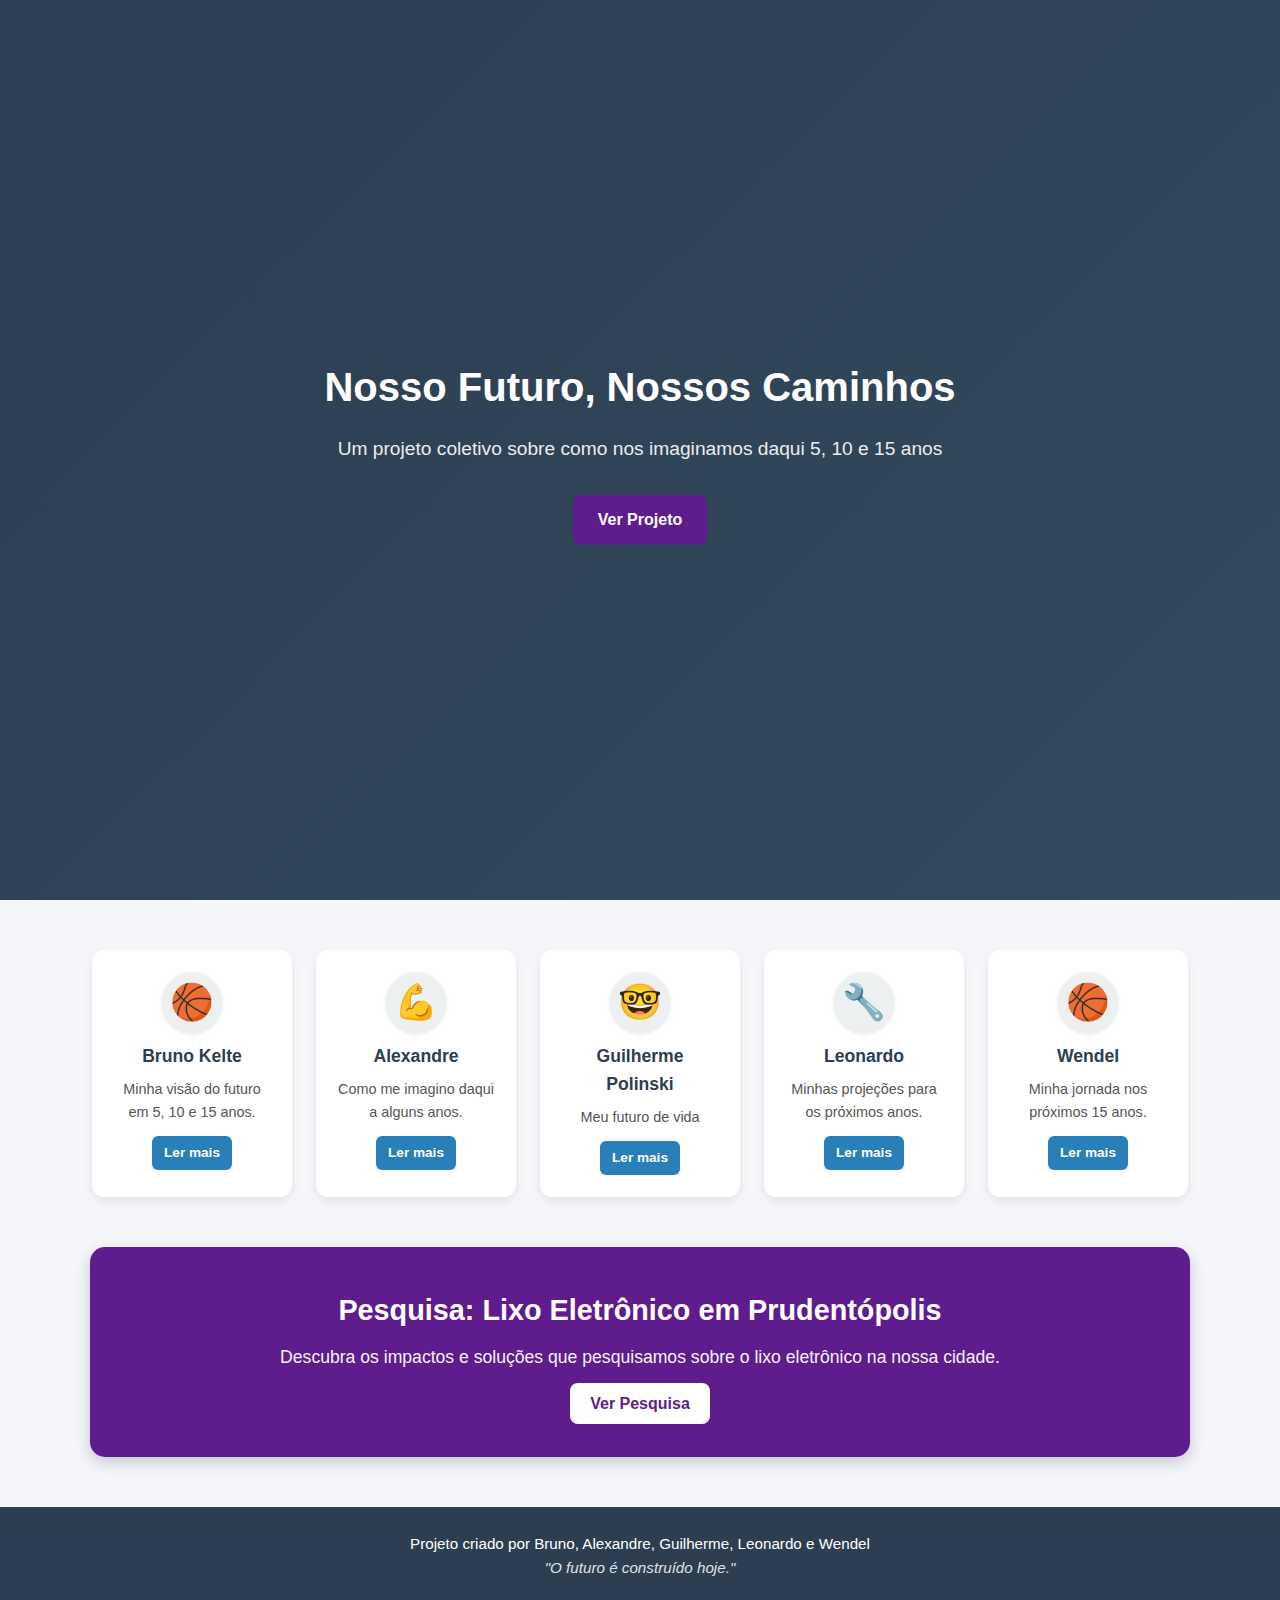
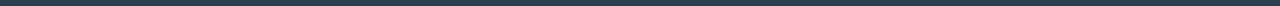
<file: index.html>
<!DOCTYPE html>
<html lang="pt-BR">
<head>
  <meta charset="UTF-8">
  <meta name="viewport" content="width=device-width, initial-scale=1.0">
  <link rel="stylesheet" href="style.css">
  <title>Nosso Futuro - Projeto</title>
</head>
<body>

  <header>
    <h1>Nosso Futuro, Nossos Caminhos</h1>
    <p>Um projeto coletivo sobre como nos imaginamos daqui 5, 10 e 15 anos</p>
    <a href="#conteudo" class="btn">Ver Projeto</a>
  </header>

  <main id="conteudo">
    <section class="cards">
      <div class="card">
        <div class="icon">🏀</div>
        <h3>Bruno Kelte</h3>
        <p>Minha visão do futuro em 5, 10 e 15 anos.</p>
        <a href="bruno-kelte.html">Ler mais</a>
      </div>

      <div class="card">
        <div class="icon">💪</div>
        <h3>Alexandre</h3>
        <p>Como me imagino daqui a alguns anos.</p>
        <a href="alexandre.html">Ler mais</a>
      </div>

      <div class="card">
        <div class="icon">🤓</div>
        <h3>Guilherme Polinski</h3>
        <p>Meu futuro de vida</p>
        <a href="guilherme-polinski.html">Ler mais</a>
      </div>

      <div class="card">
        <div class="icon">🔧</div>
        <h3>Leonardo</h3>
        <p>Minhas projeções para os próximos anos.</p>
        <a href="leonardo.html">Ler mais</a>
      </div>

      <div class="card">
        <div class="icon">🏀</div>
        <h3>Wendel</h3>
        <p>Minha jornada nos próximos 15 anos.</p>
        <a href="wendel.html">Ler mais</a>
      </div>
    </section>

    <section class="pesquisa">
      <h2>Pesquisa: Lixo Eletrônico em Prudentópolis</h2>
      <p>Descubra os impactos e soluções que pesquisamos sobre o lixo eletrônico na nossa cidade.</p>
      <a href="pesquisa.html">Ver Pesquisa</a>
    </section>
  </main>

  <footer>
    <p>Projeto criado por Bruno, Alexandre, Guilherme, Leonardo e Wendel</p>
    <p>"O futuro é construído hoje."</p>
  </footer>
</body>
</html>
</file>
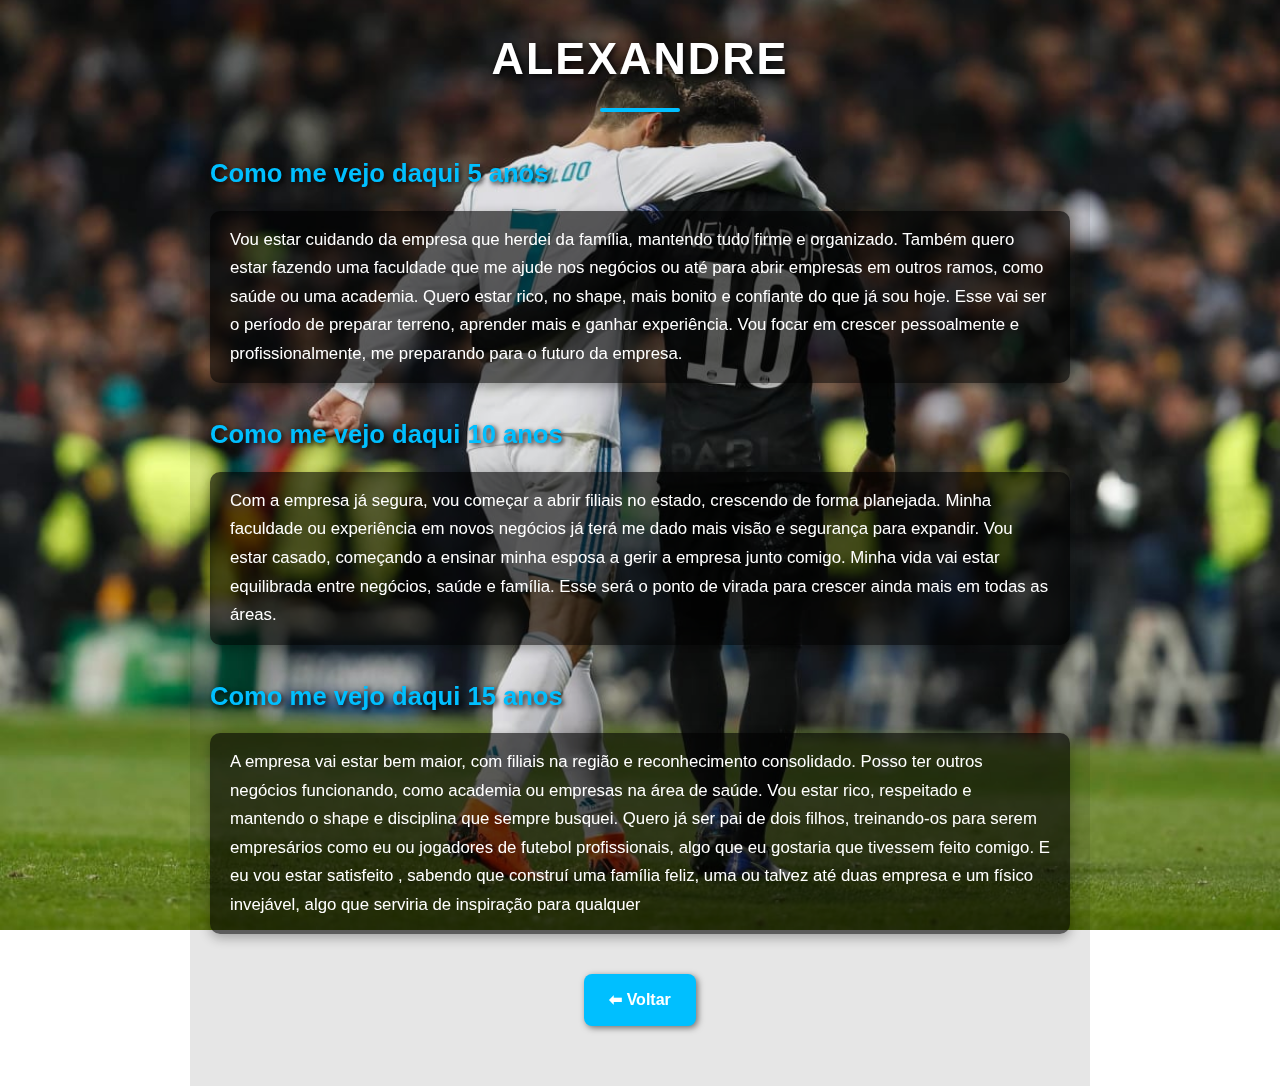
<file: alexandre.html>
<!DOCTYPE html>
<html lang="pt-br">
<head>
  <meta charset="UTF-8" />
  <meta name="viewport" content="width=device-width, initial-scale=1.0"/>
  <link rel="stylesheet" href="alexandre.css" />
  <title>Sou o Alexandre</title>
</head>
<body>
  <h1>Alexandre</h1>

  <div class="tittle">Como me vejo daqui 5 anos</div>
  <p>
    Vou estar cuidando da empresa que herdei da família, mantendo tudo firme e organizado.
Também quero estar fazendo uma faculdade que me ajude nos negócios ou até para abrir empresas em outros ramos, como saúde ou uma academia.
Quero estar rico, no shape, mais bonito e confiante do que já sou hoje.
Esse vai ser o período de preparar terreno, aprender mais e ganhar experiência.
Vou focar em crescer pessoalmente e profissionalmente, me preparando para o futuro da empresa.
  </p>

  <div class="tittle">Como me vejo daqui 10 anos</div>
  <p>
    Com a empresa já segura, vou começar a abrir filiais no estado, crescendo de forma planejada.
Minha faculdade ou experiência em novos negócios já terá me dado mais visão e segurança para expandir.
Vou estar casado, começando a ensinar minha esposa a gerir a empresa junto comigo.
Minha vida vai estar equilibrada entre negócios, saúde e família.
Esse será o ponto de virada para crescer ainda mais em todas as áreas.
  </p>

  <div class="tittle">Como me vejo daqui 15 anos</div>
  <p>
  A empresa vai estar bem maior, com filiais na região e reconhecimento consolidado.
Posso ter outros negócios funcionando, como academia ou empresas na área de saúde.
Vou estar rico, respeitado e mantendo o shape e disciplina que sempre busquei.
Quero já ser pai de dois filhos, treinando-os para serem empresários como eu ou jogadores de futebol profissionais, algo que eu gostaria que tivessem feito comigo.
E eu vou estar satisfeito , sabendo que construí uma família feliz, uma ou talvez até duas empresa e um físico invejável, algo que serviria de inspiração para qualquer
  </p>

  <div class="voltar-container">
    <a href="index.html" class="btn-voltar">⬅ Voltar</a>
  </div>
</body>
</html>
</file>
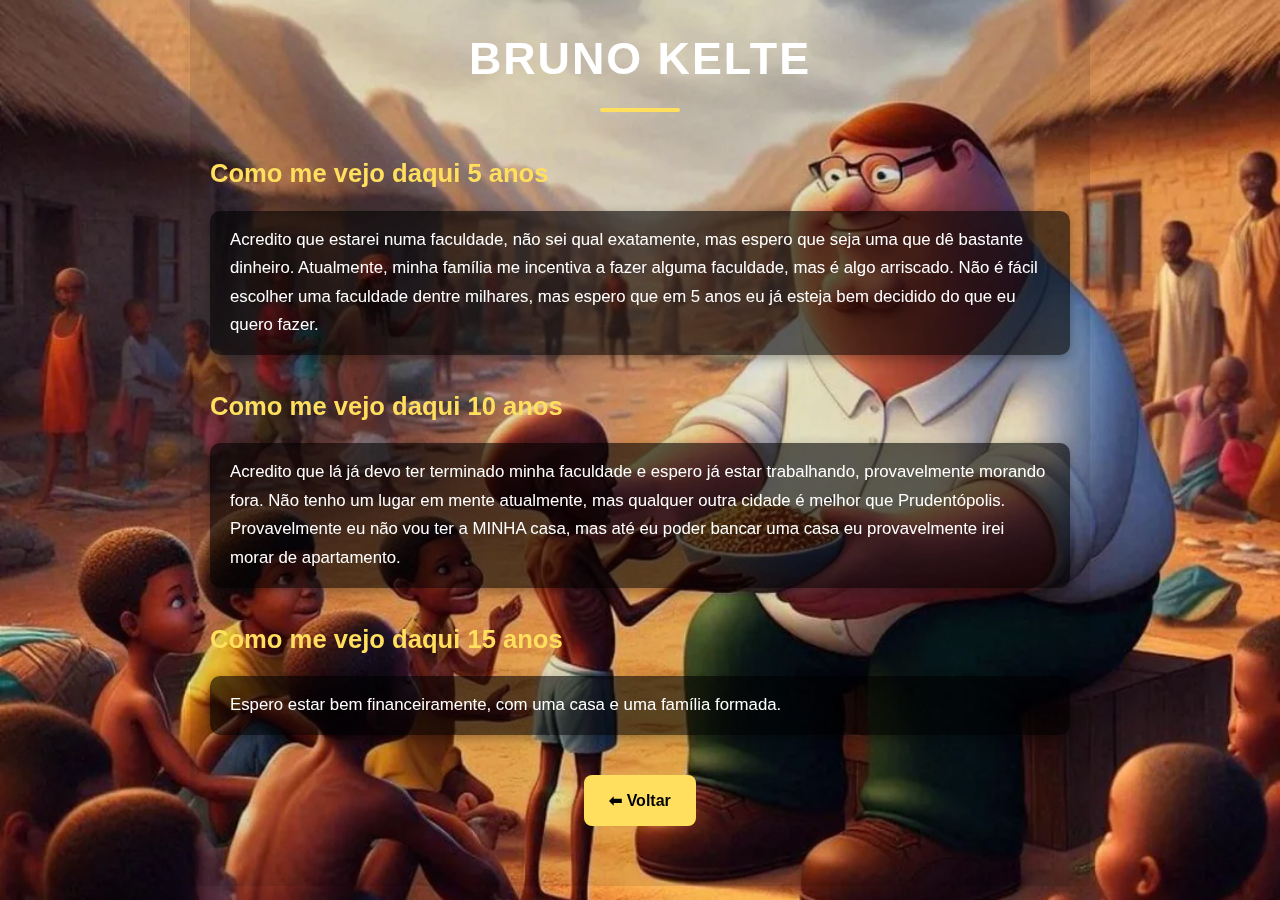
<file: bruno-kelte.html>
<!DOCTYPE html>
<html lang="pt-br">
<head>
  <meta charset="UTF-8" />
  <meta name="viewport" content="width=device-width, initial-scale=1.0"/>
  <link rel="stylesheet" href="bruno-kelte.css" />
  <title>Sou o kelte</title>
</head>
<body>
  <h1>Bruno Kelte</h1>

  <div class="tittle">Como me vejo daqui 5 anos</div>
  <p>
    Acredito que estarei numa faculdade, não sei qual exatamente, mas espero que seja uma que dê bastante dinheiro. Atualmente, minha família me incentiva a fazer alguma faculdade, mas é algo arriscado. Não é fácil escolher uma faculdade dentre milhares, mas espero que em 5 anos eu já esteja bem decidido do que eu quero fazer.
  </p>

  <div class="tittle">Como me vejo daqui 10 anos</div>
  <p>
    Acredito que lá já devo ter terminado minha faculdade e espero já estar trabalhando, provavelmente morando fora. Não tenho um lugar em mente atualmente, mas qualquer outra cidade é melhor que Prudentópolis. Provavelmente eu não vou ter a MINHA casa, mas até eu poder bancar uma casa eu provavelmente irei morar de apartamento.
  </p>

  <div class="tittle">Como me vejo daqui 15 anos</div>
  <p>
    Espero estar bem financeiramente, com uma casa e uma família formada.
  </p>

  <div class="voltar-container">
    <a href="index.html" class="btn-voltar">⬅ Voltar</a>
  </div>
</body>
</html>
</file>
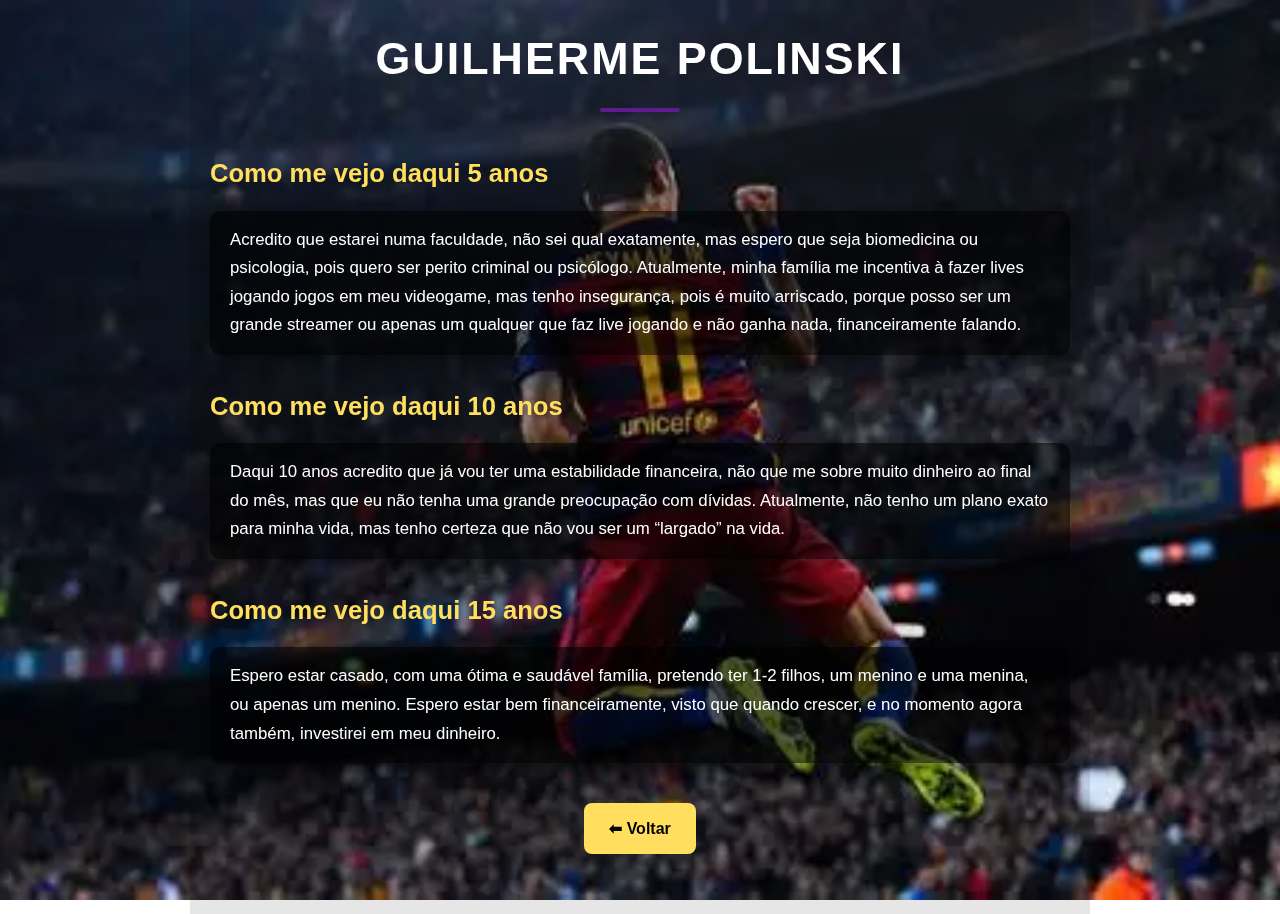
<file: guilherme-polinski.html>
<!DOCTYPE html>
<html lang="pt-br">
<head>
  <meta charset="UTF-8" />
  <meta name="viewport" content="width=device-width, initial-scale=1.0"/>
  <link rel="stylesheet" href="guilherme-polinski.css" />
  <title>Sou o Guilherme</title>
</head>
<body>
  <h1>Guilherme Polinski</h1>

  <div class="tittle">Como me vejo daqui 5 anos</div>
  <p>
    Acredito que estarei numa faculdade, não sei qual exatamente, mas espero que seja biomedicina ou psicologia, pois quero ser perito criminal ou psicólogo. Atualmente, minha família me incentiva à fazer lives jogando jogos em meu videogame, mas tenho insegurança, pois é muito arriscado, porque posso ser um grande streamer ou apenas um qualquer que faz live jogando e não ganha nada, financeiramente falando.
  </p>

  <div class="tittle">Como me vejo daqui 10 anos</div>
  <p>
   Daqui 10 anos acredito que já vou ter uma estabilidade financeira, não que me sobre muito dinheiro ao final do mês, mas que eu não tenha uma grande preocupação com dívidas. Atualmente, não tenho um plano exato para minha vida, mas tenho certeza que não vou ser um “largado” na vida. 
  </p>

  <div class="tittle">Como me vejo daqui 15 anos</div>
  <p>
    Espero estar casado, com uma ótima e saudável família, pretendo ter 1-2 filhos, um menino e uma menina, ou apenas um menino. Espero estar bem financeiramente, visto que quando crescer, e no momento agora também, investirei em meu dinheiro.
  </p>

  <div class="voltar-container">
    <a href="index.html" class="btn-voltar">⬅ Voltar</a>
  </div>
</body>
</html>
</file>
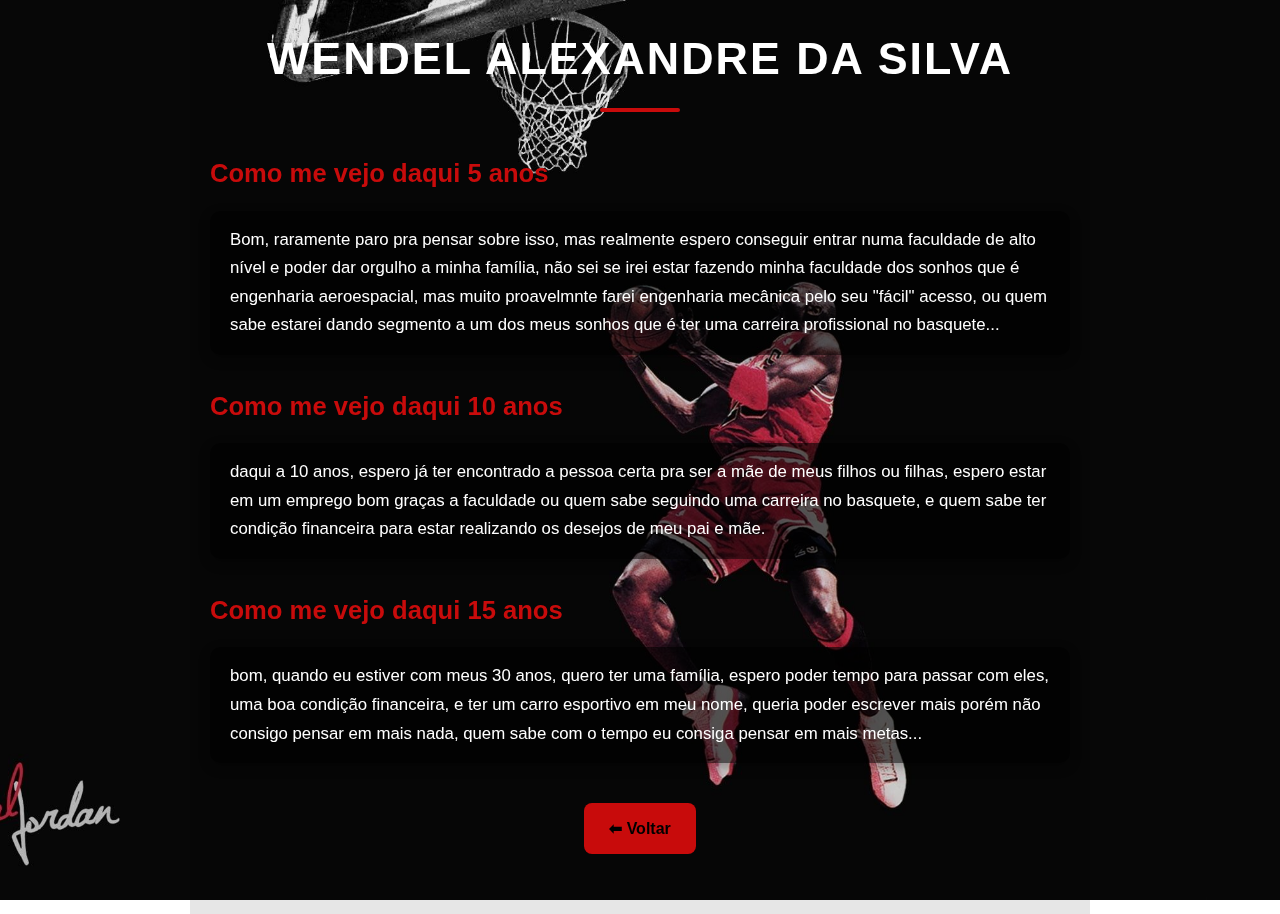
<file: wendel.html>
<!DOCTYPE html>
<html lang="pt-br">
<head>
  <meta charset="UTF-8" />
  <meta name="viewport" content="width=device-width, initial-scale=1.0"/>
  <link rel="stylesheet" href="wendel.css" />
  <title>Sou o Wendel</title>
</head>
<body>
  <h1>Wendel Alexandre da Silva</h1>

  <div class="tittle">Como me vejo daqui 5 anos</div>
  <p>
 Bom, raramente paro pra pensar sobre isso, mas realmente espero conseguir entrar numa faculdade de alto nível e poder dar orgulho a minha família, não sei se irei estar fazendo minha faculdade dos sonhos que é engenharia aeroespacial, mas muito proavelmnte farei engenharia mecânica pelo seu "fácil" acesso, ou quem sabe estarei dando segmento a um dos meus sonhos que é ter uma carreira profissional no basquete...
 
  </p>

  <div class="tittle">Como me vejo daqui 10 anos</div>
  <p>
   daqui a 10 anos, espero já ter encontrado a pessoa certa pra ser a mãe de meus filhos ou filhas, espero estar em um emprego bom graças a faculdade ou quem sabe seguindo uma carreira no basquete, e quem sabe ter condição financeira para estar realizando os desejos de meu pai e mãe.
  </p>

  <div class="tittle">Como me vejo daqui 15 anos</div>
  <p>
    bom, quando eu estiver com meus 30 anos, quero ter uma família, espero poder tempo para passar com eles, uma boa condição financeira, e ter um carro esportivo em meu nome, queria poder escrever mais porém não consigo pensar em mais nada, quem sabe com o tempo eu consiga pensar em mais metas...
  </p>

  <div class="voltar-container">
    <a href="index.html" class="btn-voltar">⬅ Voltar</a>
  </div>
</body>
</html>
</file>
<file: style.css>
/* === RESET GLOBAL === */
* {
  margin: 0;
  padding: 0;
  box-sizing: border-box;
}

body {
  font-family: "Segoe UI", Roboto, Arial, sans-serif;
  background: #f4f6f9;
  color: #333;
  line-height: 1.6;
}

/* === HEADER === */
header {
  height: 100vh;
  display: flex;
  flex-direction: column;
  justify-content: center;
  align-items: center;
  text-align: center;
  background: linear-gradient(135deg, #2c3e50, #34495e);
  color: white;
  padding: 20px;
}

header h1 {
  font-size: 2.5em;
  margin-bottom: 15px;
}

header p {
  font-size: 1.2em;
  margin-bottom: 30px;
  opacity: 0.9;
}

header .btn {
  display: inline-block;
  padding: 12px 25px;
  background:#5f1c8c;
  color: white;
  font-weight: bold;
  text-decoration: none;
  border-radius: 8px;
  transition: 0.3s;
}

header .btn:hover {
  background: #5f1c8c;
  transform: scale(1.05);
}

/* === CONTEÚDO PRINCIPAL === */
main {
  width: 90%;
  max-width: 1100px;
  margin: 50px auto;
}

/* === CARDS === */
.cards {
  display: grid;
  grid-template-columns: repeat(auto-fit, minmax(180px, 1fr));
  gap: 20px;
  margin-bottom: 50px;
  justify-items: center; /* mantém centralizado */
}

.card {
  width: 200px; /* tamanho fixo menor */
  background: white;
  padding: 20px;
  text-align: center;
  border-radius: 12px;
  box-shadow: 0 4px 10px rgba(0,0,0,0.08);
  transition: transform 0.3s ease, box-shadow 0.3s ease;
  border: 2px solid transparent;
}

.card:hover {
  transform: translateY(-8px);
  box-shadow: 0 8px 20px rgba(0,0,0,0.15);
  border-color: #5f1c8c;
}

.card .icon {
  font-size: 2.2em;
  margin-bottom: 10px;
  display: flex;
  align-items: center;
  justify-content: center;
  width: 60px;
  height: 60px;
  margin: 0 auto 10px auto;
  background: #ecf0f1;
  border-radius: 50%;
  box-shadow: 0 2px 4px rgba(0,0,0,0.1);
  transition: 0.3s;
}

.card:hover .icon {
  transform: scale(1.1) rotate(5deg);
  background: #5f1c8c;
  color: white;
}

.card h3 {
  font-size: 1.1em;
  margin: 8px 0;
  color: #2c3e50;
}

.card p {
  font-size: 0.9em;
  color: #555;
  margin-bottom: 12px;
}

.card a {
  display: inline-block;
  padding: 6px 12px;
  background: #2980b9;
  color: white;
  border-radius: 6px;
  text-decoration: none;
  font-weight: bold;
  font-size: 0.85em;
  transition: 0.3s;
}

.card a:hover {
  background: #1f5c82;
  transform: scale(1.05);
}

/* === PESQUISA === */
.pesquisa {
  background: linear-gradient(135deg, #5f1c8c, #5f1c8c);
  color: white;
  padding: 40px 20px;
  text-align: center;
  border-radius: 15px;
  box-shadow: 0 5px 15px rgba(0,0,0,0.2);
}

.pesquisa h2 {
  margin-bottom: 10px;
  font-size: 1.8em;
}

.pesquisa p {
  font-size: 1.1em;
  margin-bottom: 20px;
  opacity: 0.95;
}

.pesquisa a {
  background: white;
  color: #5f1c8c;
  padding: 12px 20px;
  border-radius: 8px;
  font-weight: bold;
  text-decoration: none;
  transition: 0.3s;
}

.pesquisa a:hover {
  background: #f0f0f0;
  transform: scale(1.05);
}

/* === FOOTER === */
footer {
  background: #2c3e50;
  color: white;
  text-align: center;
  padding: 25px;
  margin-top: 50px;
  font-size: 0.95em;
}

footer p:last-child {
  font-style: italic;
  opacity: 0.85;
}

/* === ANIMAÇÃO SUAVE DE SCROLL === */
html {
  scroll-behavior: smooth;
}
</file>
<file: alexandre.css>
/* === RESET GLOBAL === */
* {
  margin: 0;
  padding: 0;
  box-sizing: border-box;
}

/* === BACKGROUND COM A IMAGEM === */
body {
  font-family: "Segoe UI", Roboto, Arial, sans-serif;
  background: url("cr7-2.jpg") no-repeat center center fixed;
  background-size: cover;
  color: #fff; /* muda texto para branco */
  line-height: 1.7;
  padding: 20px;
  backdrop-filter: brightness(0.9); /* deixa a imagem um pouco mais escura */
  max-width: 900px;
  margin: auto;
}

/* === TÍTULO PRINCIPAL === */
h1 {
  text-align: center;
  font-size: 2.8em;
  margin-bottom: 40px;
  color: white; /* ciano */
  text-transform: uppercase;
  letter-spacing: 2px;
  position: relative;
  text-shadow: 2px 2px 6px rgba(0,0,0,0.9); /* sombra escura */
}

h1::after {
  content: "";
  display: block;
  width: 80px;
  height: 4px;
  background: #00BFFF; /* ciano */
  margin: 12px auto 0 auto;
  border-radius: 2px;
}

/* === SUBTÍTULOS === */
.tittle {
  font-size: 1.6em;
  font-weight: bold;
  margin: 30px 0 15px;
  color: #00BFFF; /* ciano */
  text-shadow: 2px 2px 5px rgba(0,0,0,0.9); /* sombra escura */
}

/* === PARÁGRAFOS === */
p {
  margin-bottom: 20px;
  font-size: 1.05em;
  color: #fff;
  background: rgba(0,0,0,0.6); /* caixa transparente escura */
  padding: 15px 20px;
  border-radius: 10px;
  box-shadow: 0 4px 12px rgba(0,0,0,0.3);
  transition: transform 0.3s ease, box-shadow 0.3s ease;
}

p:hover {
  transform: translateY(-5px);
  box-shadow: 0 6px 18px rgba(0,0,0,0.4);
}

/* === BOTÃO VOLTAR === */
.voltar-container {
  text-align: center;
  margin: 40px 0;
}

.btn-voltar {
  display: inline-block;
  padding: 12px 25px;
  background: #00BFFF; /* ciano */
  color: white;
  font-weight: bold;
  text-decoration: none;
  border-radius: 8px;
  transition: 0.3s ease;
  font-size: 1em;
  box-shadow: 2px 2px 6px rgba(0,0,0,0.5);
}

.btn-voltar:hover {
  background: #0095cc;
  transform: scale(1.05);
}
</file>
<file: bruno-kelte.css>
/* === RESET GLOBAL === */
* {
  margin: 0;
  padding: 0;
  box-sizing: border-box;
}

/* === BACKGROUND COM A IMAGEM === */
body {
  font-family: "Segoe UI", Roboto, Arial, sans-serif;
  background: url("peter-griffin-helps-feed-african-children-in-need-v0-wjl9r6sffk8d1.webp") no-repeat center center fixed;
  background-size: cover;
  color: #fff; /* muda texto para branco */
  line-height: 1.7;
  padding: 20px;
  backdrop-filter: brightness(0.9); /* deixa a imagem um pouco mais escura */
}

/* === TÍTULO PRINCIPAL === */
h1 {
  text-align: center;
  font-size: 2.8em;
  margin-bottom: 40px;
  color: #fff;
  text-transform: uppercase;
  letter-spacing: 2px;
  position: relative;
}

h1::after {
  content: "";
  display: block;
  width: 80px;
  height: 4px;
  background: #ffdf5d;
  margin: 12px auto 0 auto;
  border-radius: 2px;
}

/* === SUBTÍTULOS === */
.tittle {
  font-size: 1.6em;
  font-weight: bold;
  margin: 30px 0 15px;
  color: #ffdf5d; /* destaque em amarelo dourado */
}

/* === PARÁGRAFOS === */
p {
  margin-bottom: 20px;
  font-size: 1.05em;
  color: #fff;
  background: rgba(0,0,0,0.6); /* caixa transparente escura */
  padding: 15px 20px;
  border-radius: 10px;
  box-shadow: 0 4px 12px rgba(0,0,0,0.3);
  transition: transform 0.3s ease, box-shadow 0.3s ease;
}

p:hover {
  transform: translateY(-5px);
  box-shadow: 0 6px 18px rgba(0,0,0,0.4);
}

/* === CONTAINER GERAL === */
body {
  max-width: 900px;
  margin: auto;
}

/* === BOTÃO VOLTAR === */
.voltar-container {
  text-align: center;
  margin: 40px 0;
}

.btn-voltar {
  display: inline-block;
  padding: 12px 25px;
  background: #ffdf5d;
  color: black;
  font-weight: bold;
  text-decoration: none;
  border-radius: 8px;
  transition: 0.3s ease;
  font-size: 1em;
}

.btn-voltar:hover {
  background: #ffdf5d;
  transform: scale(1.05);
}
</file>
<file: guilherme-polinski.css>
/* === RESET GLOBAL === */
* {
  margin: 0;
  padding: 0;
  box-sizing: border-box;
}

/* === BACKGROUND COM A IMAGEM === */
body {
  font-family: "Segoe UI", Roboto, Arial, sans-serif;
  background: url("neymar.webp") no-repeat center center fixed;
  background-size: cover;
  color: #fff; /* muda texto para branco */
  line-height: 1.7;
  padding: 20px;
  backdrop-filter: brightness(0.9); /* deixa a imagem um pouco mais escura */
}

/* === TÍTULO PRINCIPAL === */
h1 {
  text-align: center;
  font-size: 2.8em;
  margin-bottom: 40px;
  color: #fff;
  text-transform: uppercase;
  letter-spacing: 2px;
  position: relative;
}

h1::after {
  content: "";
  display: block;
  width: 80px;
  height: 4px;
  background: #5f1c8c;
  margin: 12px auto 0 auto;
  border-radius: 2px;
}

/* === SUBTÍTULOS === */
.tittle {
  font-size: 1.6em;
  font-weight: bold;
  margin: 30px 0 15px;
  color: #ffdf5d; /* destaque em amarelo dourado */
}

/* === PARÁGRAFOS === */
p {
  margin-bottom: 20px;
  font-size: 1.05em;
  color: #fff;
  background: rgba(0,0,0,0.6); /* caixa transparente escura */
  padding: 15px 20px;
  border-radius: 10px;
  box-shadow: 0 4px 12px rgba(0,0,0,0.3);
  transition: transform 0.3s ease, box-shadow 0.3s ease;
}

p:hover {
  transform: translateY(-5px);
  box-shadow: 0 6px 18px rgba(0,0,0,0.4);
}

/* === CONTAINER GERAL === */
body {
  max-width: 900px;
  margin: auto;
}

/* === BOTÃO VOLTAR === */
.voltar-container {
  text-align: center;
  margin: 40px 0;
}

.btn-voltar {
  display: inline-block;
  padding: 12px 25px;
  background: #ffdf5d;
  color: black;
  font-weight: bold;
  text-decoration: none;
  border-radius: 8px;
  transition: 0.3s ease;
  font-size: 1em;
}

.btn-voltar:hover {
  background: #ffdf5d;
  transform: scale(1.05);
}
</file>
<file: wendel.css>
/* === RESET GLOBAL === */
* {
  margin: 0;
  padding: 0;
  box-sizing: border-box;
}

/* === BACKGROUND COM A IMAGEM === */
body {
  font-family: "Segoe UI", Roboto, Arial, sans-serif;
  background: url("michael.jpeg") no-repeat center center fixed;
  background-size: cover;
  color: #fff; /* muda texto para branco */
  line-height: 1.7;
  padding: 20px;
  backdrop-filter: brightness(0.9); /* deixa a imagem um pouco mais escura */
}

/* === TÍTULO PRINCIPAL === */
h1 {
  text-align: center;
  font-size: 2.8em;
  margin-bottom: 40px;
  color: #fff;
  text-transform: uppercase;
  letter-spacing: 2px;
  position: relative;
}

h1::after {
  content: "";
  display: block;
  width: 80px;
  height: 4px;
  background: #c80b0b;
  margin: 12px auto 0 auto;
  border-radius: 2px;
}

/* === SUBTÍTULOS === */
.tittle {
  font-size: 1.6em;
  font-weight: bold;
  margin: 30px 0 15px;
  color: #c80b0b; /* destaque em amarelo dourado */
}

/* === PARÁGRAFOS === */
p {
  margin-bottom: 20px;
  font-size: 1.05em;
  color: #fff;
  background: rgba(0,0,0,0.6); /* caixa transparente escura */
  padding: 15px 20px;
  border-radius: 10px;
  box-shadow: 0 4px 12px rgba(0,0,0,0.3);
  transition: transform 0.3s ease, box-shadow 0.3s ease;
}

p:hover {
  transform: translateY(-5px);
  box-shadow: 0 6px 18px rgba(0,0,0,0.4);
}

/* === CONTAINER GERAL === */
body {
  max-width: 900px;
  margin: auto;
}

/* === BOTÃO VOLTAR === */
.voltar-container {
  text-align: center;
  margin: 40px 0;
}

.btn-voltar {
  display: inline-block;
  padding: 12px 25px;
  background: #c80b0b;
  color: black;
  font-weight: bold;
  text-decoration: none;
  border-radius: 8px;
  transition: 0.3s ease;
  font-size: 1em;
}

.btn-voltar:hover {
  background: #c80b0b;
  transform: scale(1.05);
}
</file>
